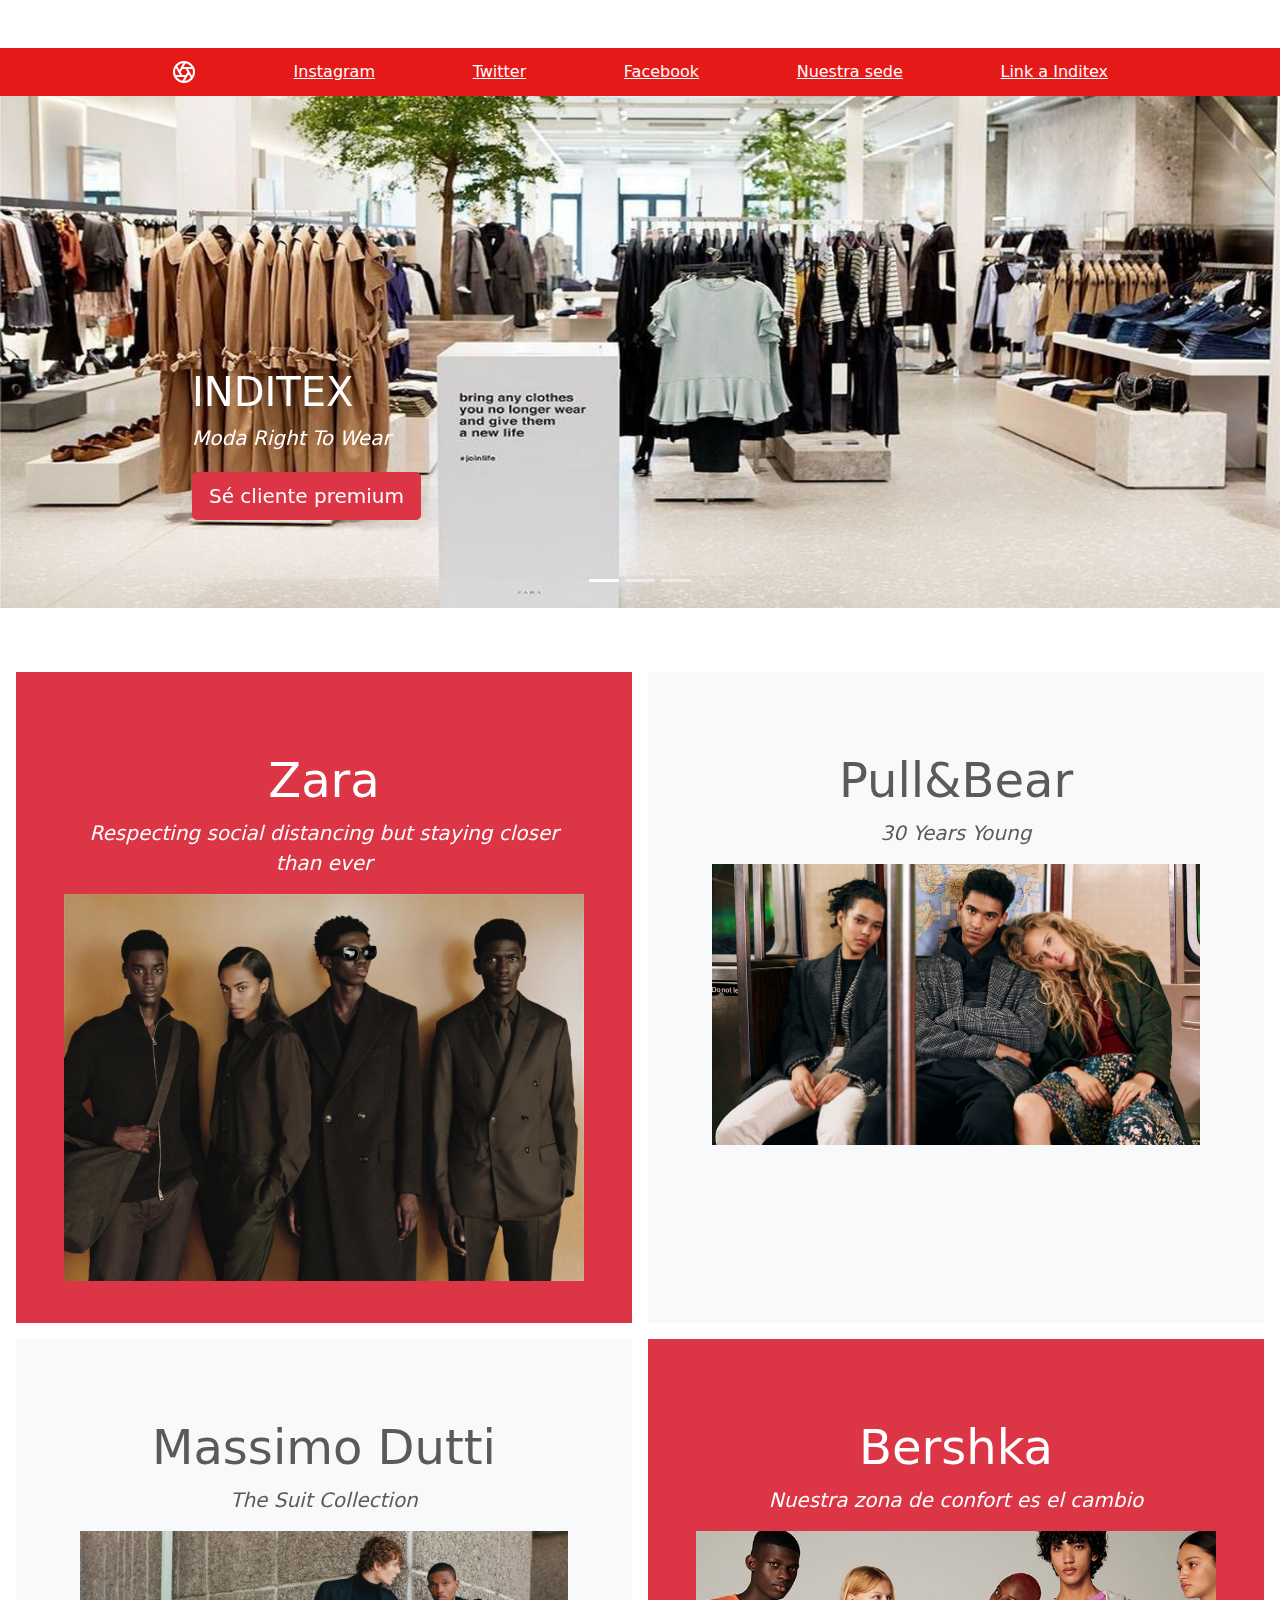
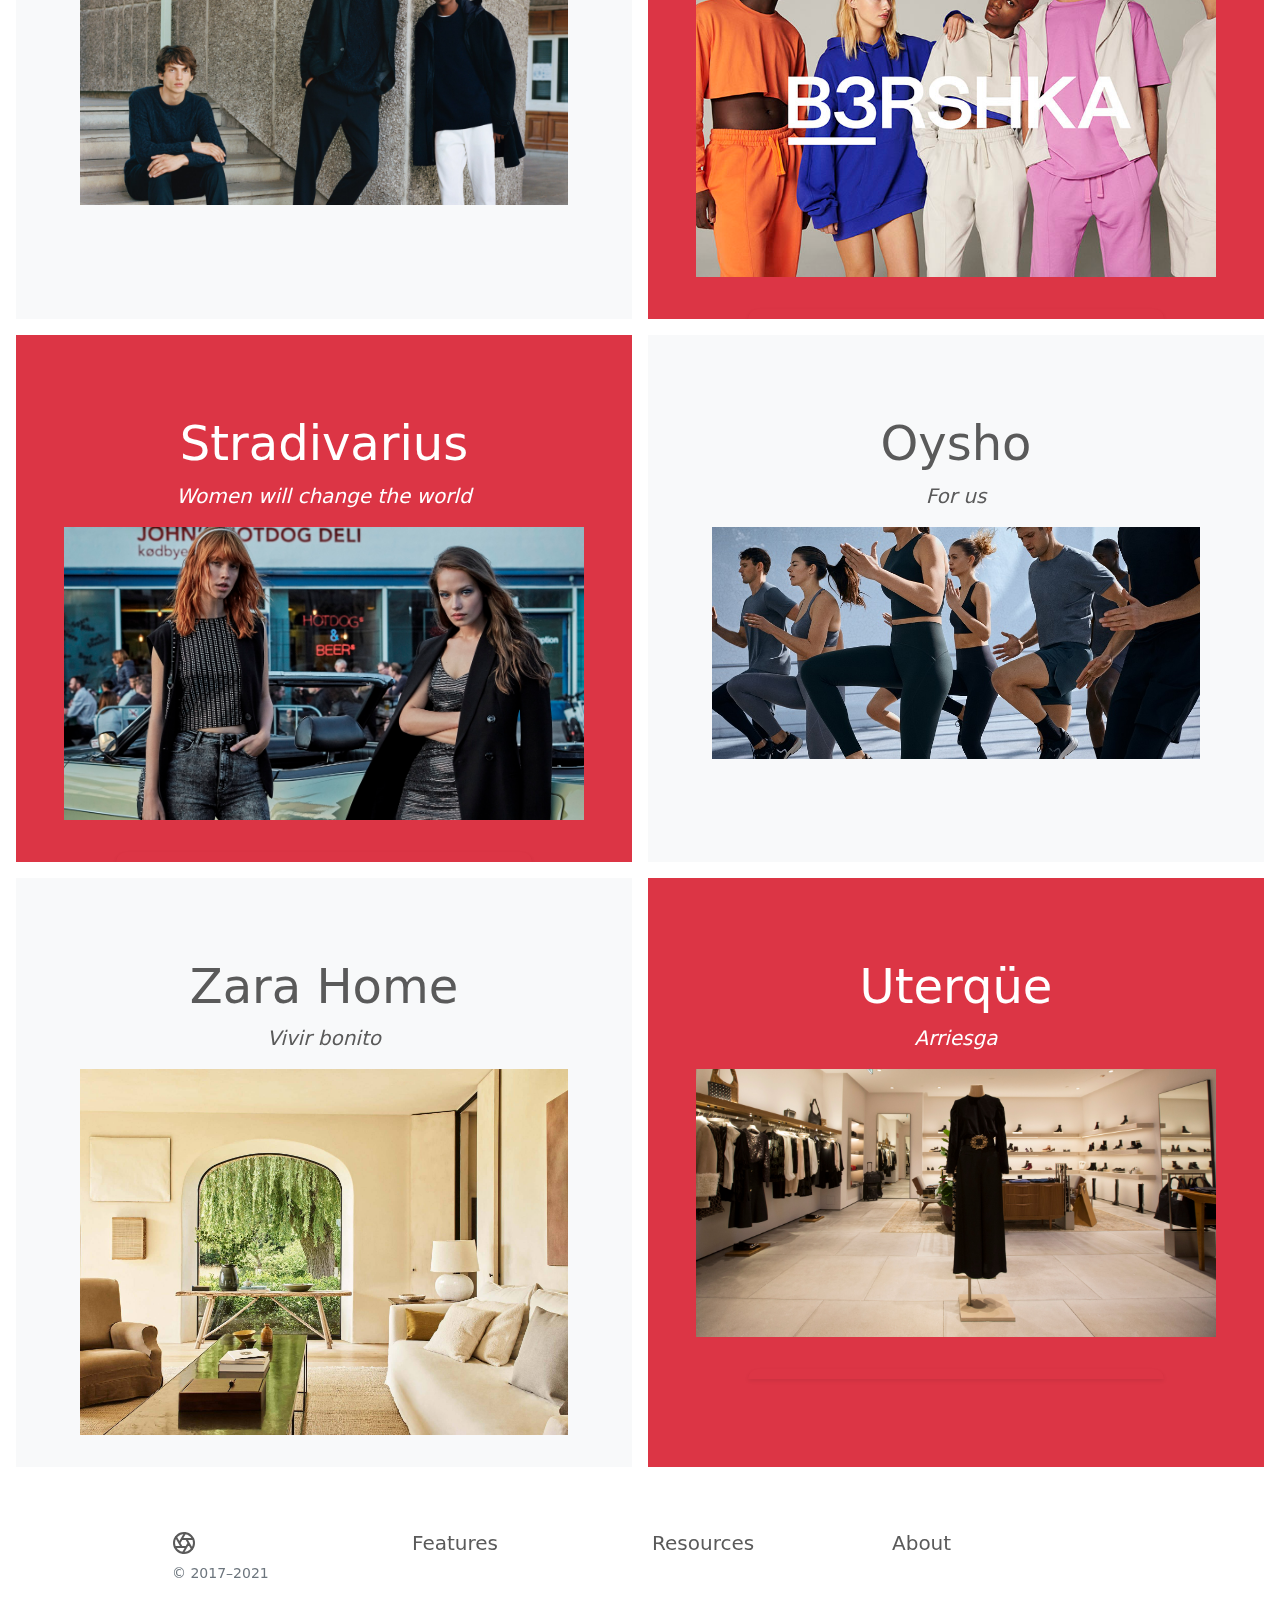
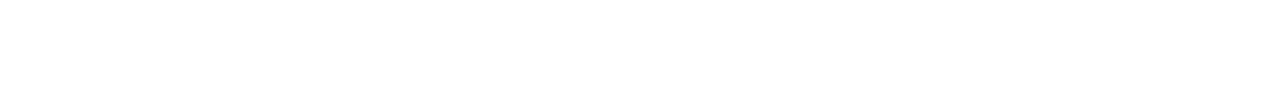
<file: practica5/src/main/resources/static/index.html>
<!doctype html>
<html lang="en">
  <head>
    <meta charset="utf-8">
    <meta name="viewport" content="width=device-width, initial-scale=1">
    <meta name="description" content="">
    <meta name="author" content="IgnacioNuñezGomez">
    <meta name="generator" content="Hugo 0.88.1">
    <title>Product example · Bootstrap v5.1</title>

    <link rel="canonical" href="https://getbootstrap.com/docs/5.1/examples/product/">

    

    <!-- Bootstrap core CSS e61919-->
    <link href="../static/css/bootstrap.min.css" rel="stylesheet">

    <style>
      
      .bd-placeholder-img {
        font-size: 1.125rem;
        text-anchor: middle;
        -webkit-user-select: none;
        -moz-user-select: none;
        user-select: none;
      }

      @media (min-width: 768px) {
        .bd-placeholder-img-lg {
          font-size: 3.5rem;
        }
      }
    </style>

    
    <!-- Custom styles for this template -->
    <link href="pagprincipal.css" rel="stylesheet">
  </head>
  <body>
    
<header class="site-header sticky-top py-1">
  <nav class="container d-flex flex-column flex-md-row justify-content-between">
    <a class="py-2" href="#" aria-label="Product">
      <svg xmlns="http://www.w3.org/2000/svg" width="24" height="24" fill="none" stroke="currentColor" stroke-linecap="round" stroke-linejoin="round" stroke-width="2" class="d-block mx-auto" role="img" viewBox="0 0 24 24"><title>Product</title><circle cx="12" cy="12" r="10"/><path d="M14.31 8l5.74 9.94M9.69 8h11.48M7.38 12l5.74-9.94M9.69 16L3.95 6.06M14.31 16H2.83m13.79-4l-5.74 9.94"/></svg>
    </a>
    <a class="py-2 d-none d-md-inline-block" href="https://www.instagram.com/inditex_/?hl=es">Instagram</a>
    <a class="py-2 d-none d-md-inline-block" href="https://twitter.com/inditexspain?lang=es">Twitter</a>
    <a class="py-2 d-none d-md-inline-block" href="https://es-es.facebook.com/inditexgroup/">Facebook</a>
    <a class="py-2 d-none d-md-inline-block" href="https://www.google.com/maps/dir//Pol.+Ind.+de+Sab%C3%B3n,+La+Coru%C3%B1a/@43.314521,-8.5022555,17z/data=!4m9!4m8!1m0!1m5!1m1!1s0xd2e881314474ea9:0xb94d4555f622ee6!2m2!1d-8.5000668!2d43.314521!3e0">Nuestra sede</a>
    <a class="py-2 d-none d-md-inline-block" href="https://www.inditex.com/es/home">Link a Inditex</a>
  </nav>
</header>

<main>
    <div id="myCarousel" class="carousel slide" data-bs-ride="carousel">
        <div class="carousel-indicators">
          <button type="button" data-bs-target="#myCarousel" data-bs-slide-to="0" class="active" aria-current="true" aria-label="Slide 1"></button>
          <button type="button" data-bs-target="#myCarousel" data-bs-slide-to="1" aria-label="Slide 2"></button>
          <button type="button" data-bs-target="#myCarousel" data-bs-slide-to="2" aria-label="Slide 3"></button>
        </div>
        <div class="carousel-inner">
          <div class="carousel-item active">
            <svg class="bd-placeholder-img" width="100%" height="100%" xmlns="http://www.w3.org/2000/svg" aria-hidden="true" preserveAspectRatio="xMidYMid slice" focusable="false"><rect width="100%" height="100%" fill="#777"/></svg>
            <img src="../static/externos/tienda_rec.jpg" class="d-block w-100" alt="...">

            <div class="container">
              <div class="carousel-caption text-start">
                <h1>INDITEX</h1>
                <p><em>Moda Right To Wear</em></p>
                <p><a class="btn btn-lg btn-danger" href="./promos.html">Sé cliente premium</a></p>
              </div>
            </div>
          </div>
          <div class="carousel-item">
            <img src="../static/externos/amancio_forbes_rec.jpg" class="d-block w-100" alt="...">

            <svg class="bd-placeholder-img" width="100%" height="100%" xmlns="http://www.w3.org/2000/svg" aria-hidden="true" preserveAspectRatio="xMidYMid slice" focusable="false"><rect width="100%" height="100%" fill="#777"/></svg>

            <div class="container">
              <div class="carousel-caption">
                <p><a class="btn btn-lg btn-danger" href="./historia.html">Nuestra historia</a></p>
              </div>
            </div>
          </div>
          <div class="carousel-item">
            <svg class="bd-placeholder-img" width="100%" height="100%" xmlns="http://www.w3.org/2000/svg" aria-hidden="true" preserveAspectRatio="xMidYMid slice" focusable="false"><rect width="100%" height="100%" fill="#777"/></svg>
            <img src="../static/externos/moda.jpg" class="d-block w-50" alt="...">

            <div class="container">
              <div class="carousel-caption text-end">
                <p>Inditex, un estilo en sí mismo</p>
                <p><a class="btn btn-lg btn-danger" href="./diseño.html">Nuestro estilo</a></p>
              </div>
            </div>
          </div>
        </div>
        <button class="carousel-control-prev" type="button" data-bs-target="#myCarousel" data-bs-slide="prev">
          <span class="carousel-control-prev-icon" aria-hidden="true"></span>
          <span class="visually-hidden">Previous</span>
        </button>
        <button class="carousel-control-next" type="button" data-bs-target="#myCarousel" data-bs-slide="next">
          <span class="carousel-control-next-icon" aria-hidden="true"></span>
          <span class="visually-hidden">Next</span>
        </button>
      </div>
<!--MARCAS-->

  <div class="d-md-flex flex-md-equal w-100 my-md-3 ps-md-3">
    <div class="bg-danger me-md-3 pt-3 px-3 pt-md-5 px-md-5 text-center text-white overflow-hidden">
      <div class="my-3 py-3">
        <h2 class="display-5">Zara</h2>
        <p class="lead"><em>Respecting social distancing but staying closer than ever</em></p>
        <img src="../static/externos/zara.jpg" class="d-block w-100" alt="...">

      </div>
      <div class="bg-danger shadow-sm mx-auto" style="width: 80%; height: 10px; border-radius: 21px 21px 0 0;"></div>
    </div>

    <div class="bg-light me-md-3 pt-3 px-3 pt-md-5 px-md-5 text-center overflow-hidden">
      <div class="my-3 p-3">
        <h2 class="display-5">Pull&Bear</h2>
        <p class="lead"><em>30 Years Young</em></p>
        <img src="../static/externos/pullbear.jpg" class="d-block w-100" alt="...">

      </div>
      <!--<div class="bg-light shadow-sm mx-auto" style="width: 80%; height: 300px; border-radius: 21px 21px 0 0;"></div>-->
    </div>
  </div>

  <div class="d-md-flex flex-md-equal w-100 my-md-3 ps-md-3">
    <div class="bg-light me-md-3 pt-3 px-3 pt-md-5 px-md-5 text-center overflow-hidden">
      <div class="my-3 p-3">
        <h2 class="display-5">Massimo Dutti</h2>
        <p class="lead"><em>The Suit Collection</em></p>
        <img src="../static/externos/massimo.jpg" class="d-block w-100" alt="...">

      </div>
      <!--<div class="bg-dark shadow-sm mx-auto" style="width: 80%; height: 300px; border-radius: 21px 21px 0 0;"></div>-->
    
    </div>
    <div class="bg-danger me-md-3 pt-3 px-3 pt-md-5 px-md-5 text-center text-white overflow-hidden">
      <div class="my-3 py-3">
        <h2 class="display-5">Bershka</h2>
        <p class="lead"><em>Nuestra zona de confort es el cambio</em></p>
        <img src="../static/externos/bershka.jpg" class="d-block w-100" alt="...">

      </div>
      <div class="bg-danger shadow-sm mx-auto" style="width: 80%; height: 10px; border-radius: 21px 21px 0 0;"></div>
    </div>
  </div>

  <div class="d-md-flex flex-md-equal w-100 my-md-3 ps-md-3">
    <div class="bg-danger me-md-3 pt-3 px-3 pt-md-5 px-md-5 text-center text-white overflow-hidden">
      <div class="my-3 py-3">
        <h2 class="display-5">Stradivarius</h2>
        <p class="lead"><em>Women will change the world</em></p>
        <img src="../static/externos/stradivarius.jpg" class="d-block w-100" alt="...">

      </div>
      <div class="bg-danger shadow-sm mx-auto" style="width: 80%; height: 10px; border-radius: 21px 21px 0 0;"></div>
    </div>
    
    <div class="bg-light me-md-3 pt-3 px-3 pt-md-5 px-md-5 text-center overflow-hidden">
      <div class="my-3 p-3">
        <h2 class="display-5">Oysho</h2>
        <p class="lead"><em>For us</em></p>
        <img src="../static/externos/oysho.jpg" class="d-block w-100" alt="...">

      </div>
      <!--<div class="bg-light shadow-sm mx-auto" style="width: 80%; height: 300px; border-radius: 21px 21px 0 0;"></div>-->
    </div>
  </div>

  <div class="d-md-flex flex-md-equal w-100 my-md-3 ps-md-3">
    <div class="bg-light me-md-3 pt-3 px-3 pt-md-5 px-md-5 text-center overflow-hidden">
      <div class="my-3 p-3">
        <h2 class="display-5">Zara Home</h2>
        <p class="lead"><em>Vivir bonito</em></p>
        <img src="../static/externos/zarahome.jpg" class="d-block w-100" alt="...">

      </div>
      <!--<div class="bg-dark shadow-sm mx-auto" style="width: 80%; height: 300px; border-radius: 21px 21px 0 0;"></div>-->
    
    </div>
    <div class="bg-danger me-md-3 pt-3 px-3 pt-md-5 px-md-5 text-center text-white overflow-hidden">
      <div class="my-3 py-3">
        <h2 class="display-5">Uterqüe</h2>
        <p class="lead"><em>Arriesga</em></p>
        <img src="../static/externos/uterque.jpg" class="d-block w-100" alt="...">

      </div>
      <div class="bg-danger shadow-sm mx-auto" style="width: 80%; height: 10px; border-radius: 21px 21px 0 0;"></div>
    </div>
  </div>

  <!--FIN DE COSAS IMPORTANTES-->

</main>

<footer class="container py-5">
  <div class="row">
    <div class="col-12 col-md">
      <svg xmlns="http://www.w3.org/2000/svg" width="24" height="24" fill="none" stroke="currentColor" stroke-linecap="round" stroke-linejoin="round" stroke-width="2" class="d-block mb-2" role="img" viewBox="0 0 24 24"><title>Product</title><circle cx="12" cy="12" r="10"/><path d="M14.31 8l5.74 9.94M9.69 8h11.48M7.38 12l5.74-9.94M9.69 16L3.95 6.06M14.31 16H2.83m13.79-4l-5.74 9.94"/></svg>
      <small class="d-block mb-3 text-muted">&copy; 2017–2021</small>
    </div>
    <div class="col-6 col-md">
      <h5>Features</h5>
    </div>
    <div class="col-6 col-md">
      <h5>Resources</h5>
      
    </div>

    <div class="col-6 col-md">
      <h5>About</h5>
      
    </div>
  </div>
</footer>


    <script src="../static/js/bootstrap.bundle.min.js"></script>
    <script>

    </script>
      
  </body>
</html>
</file>
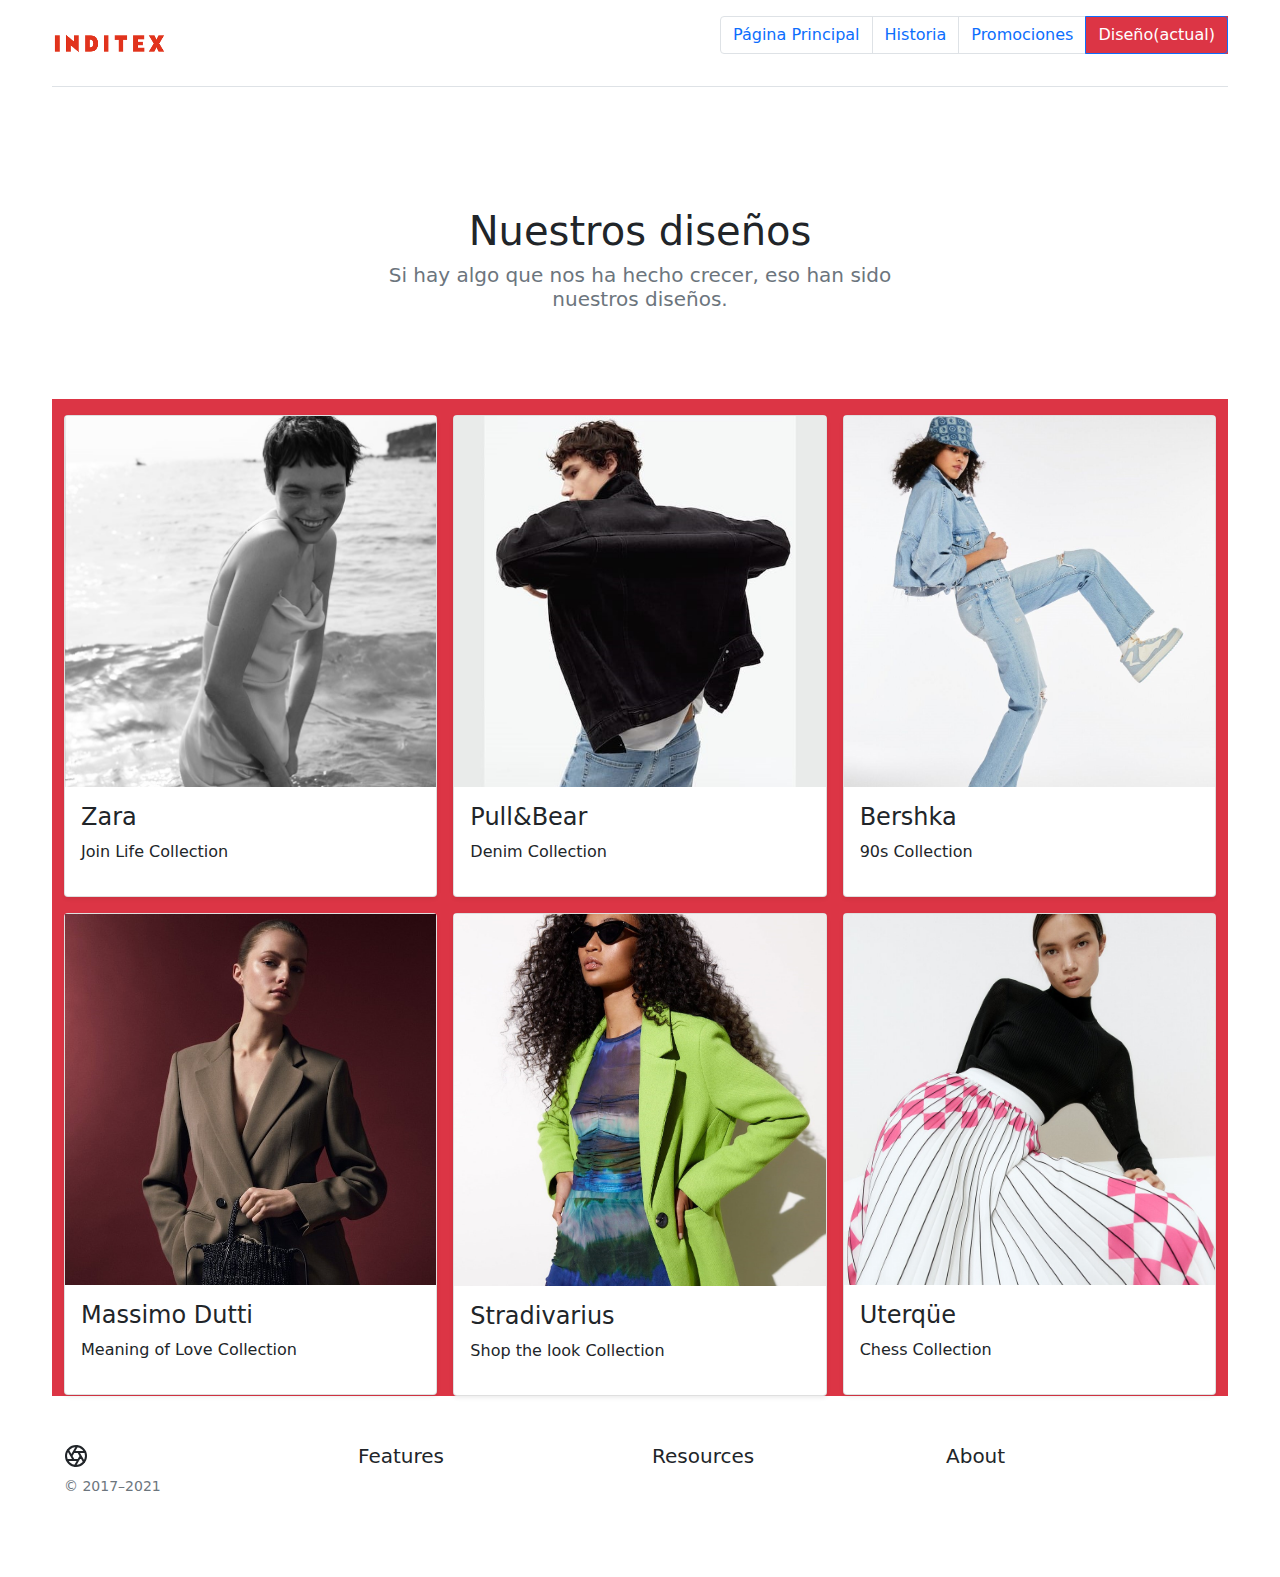
<file: practica5/src/main/resources/static/diseño.html>
<!doctype html>
<html lang="en">
  <head>
    <meta charset="utf-8">
    <meta name="viewport" content="width=device-width, initial-scale=1">
    <meta name="description" content="">
    <meta name="author" content="IgnacioNuñezGomez">
    <meta name="generator" content="Hugo 0.88.1">
    <title>Pricing example · Bootstrap v5.1</title>

    <link rel="canonical" href="https://getbootstrap.com/docs/5.1/examples/pricing/">

    

    <!-- Bootstrap core CSS -->
<link href="../static/css/bootstrap.min.css" rel="stylesheet">

    <style>
      .bd-placeholder-img {
        font-size: 1.125rem;
        text-anchor: middle;
        -webkit-user-select: none;
        -moz-user-select: none;
        user-select: none;
      }

      @media (min-width: 768px) {
        .bd-placeholder-img-lg {
          font-size: 3.5rem;
        }
      }
      
    </style>

    
    <!-- Custom styles for this template -->
    <link href="promos.css" rel="stylesheet">
  </head>
  <body>
    
<svg xmlns="http://www.w3.org/2000/svg" style="display: none;">
  <symbol id="check" viewBox="0 0 16 16">
    <title>Check</title>
    <path d="M13.854 3.646a.5.5 0 0 1 0 .708l-7 7a.5.5 0 0 1-.708 0l-3.5-3.5a.5.5 0 1 1 .708-.708L6.5 10.293l6.646-6.647a.5.5 0 0 1 .708 0z"/>
  </symbol>
</svg>

<div class="container py-3">
  <header>
    <div class="d-flex flex-column flex-md-row align-items-center pb-3 mb-4 border-bottom">
      <a href="../static/externos/inditex_logo.png" class="d-flex align-items-center text-dark text-decoration-none">
        <img src="../static/externos/inditex_logo.png" style="width:115px;height:25px">
      </a>

      <nav class="d-inline-flex mt-2 mt-md-0 ms-md-auto">
        <ul class="pagination">
            <li class="page-item">
              <a class="page-link " href="./index.html" tabindex="-1">Página Principal</a>
            </li>
           
            <li class="page-item"><a class="page-link" href="./historia.html">Historia</a></li>
            <li class="page-item"><a class="page-link" href="./promos.html">Promociones</a></li>

          <li class="page-item active bg-danger">
            <a class="page-link bg-danger" href="./diseño.html">Diseño<span class="sr-only">(actual)</span></a>
        </li>
          </ul>
        </nav>
    </div>
  </header>

    <main>
    
      <section class="py-5 text-center container">
        <div class="row py-lg-5">
          <div class="col-lg-6 col-md-8 mx-auto">
            <h1 class="fw-light">Nuestros diseños</h1>
            <h5 class="lead text-muted">Si hay algo que nos ha hecho crecer, eso han sido nuestros diseños.</h5>
            
          </div>
        </div>
      </section>
    
      <div class="album py-10 bg-danger">

        <div class="container">
    
          <div class="row row-cols-1 row-cols-sm-2 row-cols-md-3 g-3">
            <div class="col">
              <div class="card shadow-sm">
                <img src="../static/externos/joinlife.jpg" class="d-block w-100" alt="...">

                <div class="card-body">
                  <h4 class="card-text">Zara</h4>
                  <p>Join Life Collection</p>
                </div>
              </div>
            </div>

            <div class="col">
                <div class="card shadow-sm">
                  <img src="../static/externos/denim.jpg" class="d-block w-100" alt="...">
  
                  <div class="card-body">
                    <h4 class="card-text">Pull&Bear</h4>
                    <p>Denim Collection</p>
                  </div>
                </div>
              </div>
              <div class="col">
                <div class="card shadow-sm">
                  <img src="../static/externos/90s.jpg" class="d-block w-100" alt="...">
  
                  <div class="card-body">
                    <h4 class="card-text">Bershka</h4>
                    <p>90s Collection</p>
                  </div>
                </div>
              </div>

              <div class="col">
                <div class="card shadow-sm">
                  <img src="../static/externos/love.jpg" class="d-block w-100" alt="...">
  
                  <div class="card-body">
                    <h4 class="card-text">Massimo Dutti</h4>
                    <p>Meaning of Love Collection</p>
                  </div>
                </div>
              </div>

              <div class="col">
                <div class="card shadow-sm">
                  <img src="../static/externos/shoplook.jpg" class="d-block w-100" alt="...">
  
                  <div class="card-body">
                    <h4 class="card-text">Stradivarius</h4>
                    <p>Shop the look Collection</p>
                  </div>
                </div>
              </div>

              <div class="col">
                <div class="card shadow-sm">
                  <img src="../static/externos/chess.jpg" class="d-block w-100" alt="...">
  
                  <div class="card-body">
                    <h4 class="card-text">Uterqüe</h4>
                    <p>Chess Collection</p>
                  </div>
                </div>
              </div>
            
          </div>
        </div>
      </div>
    
</main>
<footer class="container py-5">
    <div class="row">
      <div class="col-12 col-md">
        <svg xmlns="http://www.w3.org/2000/svg" width="24" height="24" fill="none" stroke="currentColor" stroke-linecap="round" stroke-linejoin="round" stroke-width="2" class="d-block mb-2" role="img" viewBox="0 0 24 24"><title>Product</title><circle cx="12" cy="12" r="10"/><path d="M14.31 8l5.74 9.94M9.69 8h11.48M7.38 12l5.74-9.94M9.69 16L3.95 6.06M14.31 16H2.83m13.79-4l-5.74 9.94"/></svg>
        <small class="d-block mb-3 text-muted">&copy; 2017–2021</small>
      </div>
      <div class="col-6 col-md">
        <h5>Features</h5>
      </div>
      <div class="col-6 col-md">
        <h5>Resources</h5>
        
      </div>
  
      <div class="col-6 col-md">
        <h5>About</h5>
        
      </div>
    </div>
  </footer>
  
  
</body>
</html>
</file>
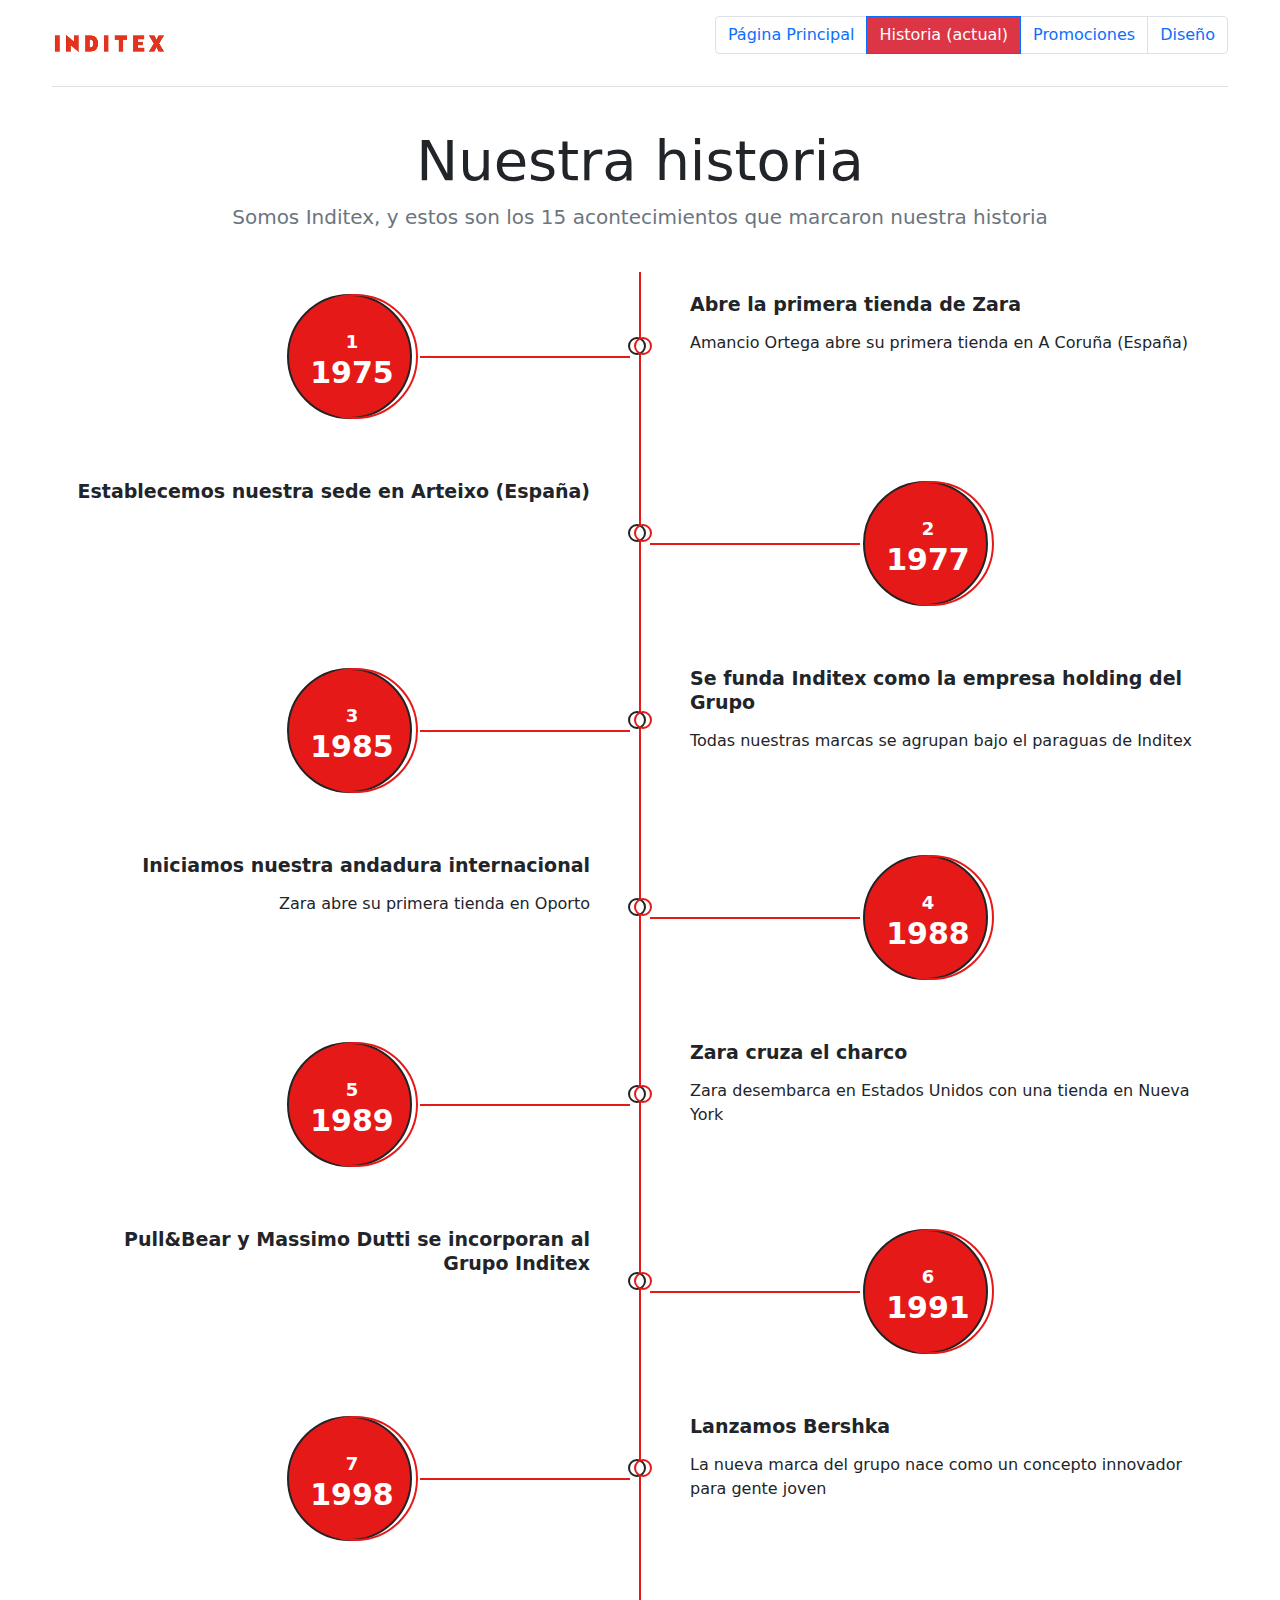
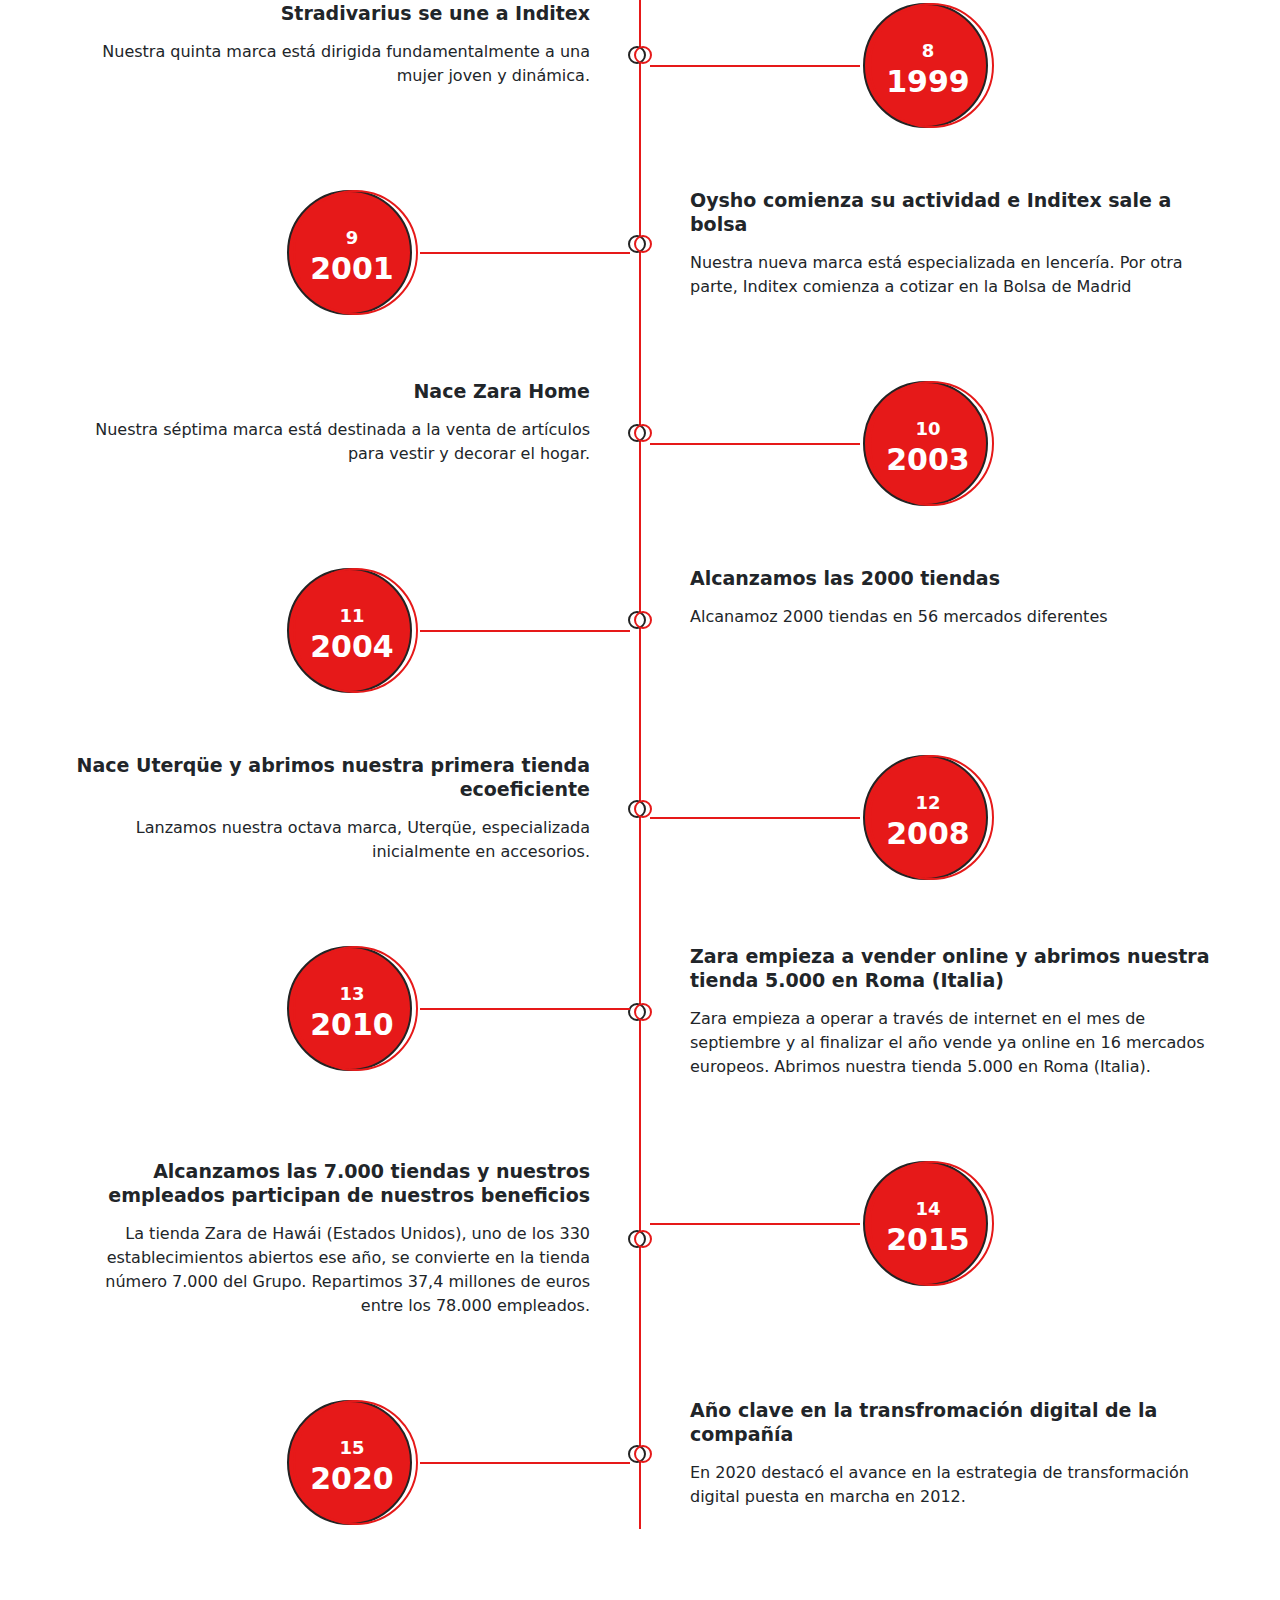
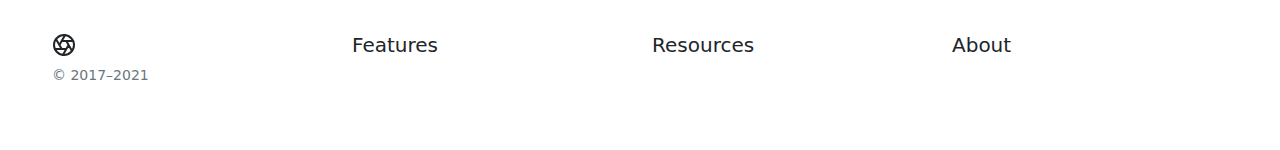
<file: practica5/src/main/resources/static/historia.html>
<!doctype html>
<html lang="en">
  <head>
    <meta charset="utf-8">
    <meta name="viewport" content="width=device-width, initial-scale=1">
    <meta name="description" content="">
    <meta name="author" content="IgnacioNuñezGomez">
    <meta name="generator" content="Hugo 0.88.1">
    <title>historia</title>

    <link rel="canonical" href="https://getbootstrap.com/docs/5.1/examples/product/">

    

    <!-- Bootstrap core CSS e61919-->
    <link href="../static/css/bootstrap.min.css" rel="stylesheet">

<style>
    .bd-placeholder-img {
      font-size: 1.125rem;
      text-anchor: middle;
      -webkit-user-select: none;
      -moz-user-select: none;
      user-select: none;
    }

    @media (min-width: 768px) {
      .bd-placeholder-img-lg {
        font-size: 3.5rem;
      }
    }
    
  </style>

  
  <!-- Custom styles for this template -->
  <link href="historia.css" rel="stylesheet">
  </head>
  <body>
    <div class="container py-3">

    <header>
        <div class="d-flex flex-column flex-md-row align-items-center pb-3 mb-4 border-bottom">
          <a href="../static/externos/inditex_logo.png" class="d-flex align-items-center text-dark text-decoration-none">
            <img src="../static/externos/inditex_logo.png" style="width:115px;height:25px">
          </a>
    
          <nav class="d-inline-flex mt-2 mt-md-0 ms-md-auto">
            <ul class="pagination">
                <li class="page-item">
                  <a class="page-link " href="./index.html" tabindex="-1">Página Principal</a>
                </li>
               
                <li class="page-item active bg-danger">
                    <a class="page-link bg-danger" href="./historia.html">Historia <span class="sr-only">(actual)</span></a>
                </li>
                <li class="page-item"><a class="page-link" href="./promos.html">Promociones</a></li>

                <li class="page-item"><a class="page-link" href="./diseño.html">Diseño</a></li>
              </ul>
            </nav>
        </div>
    
        <div class="pricing-header p-3 pb-md-4 mx-auto text-center">
          <h1 class="display-4 fw-normal">Nuestra historia</h1>
          <p class="fs-5 text-muted">Somos Inditex, y estos son los 15 acontecimientos que marcaron nuestra historia</p>
        </div>
      </header>
      <main>
    <div class="container">
        <div class="main-timeline">
        
                                <!-- start experience section-->
                                <div class="timeline">
                                    <div class="icon"></div>
                                    <div class="date-content">
                                        <div class="date-outer">
                                            <span class="date">
                                                    <span class="month">1</span>
                                            <span class="year">1975</span>
                                            </span>
                                        </div>
                                    </div>
                                    <div class="timeline-content">
                                        <h5 class="title">Abre la primera tienda de Zara</h5>
                                        <p class="description">
                                            Amancio Ortega abre su primera tienda en A Coruña (España)
                                        </p>
                                    </div>
                                </div>
                                <!-- end experience section-->
        
                                <!-- start experience section-->
                                <div class="timeline">
                                    <div class="icon"></div>
                                    <div class="date-content">
                                        <div class="date-outer">
                                            <span class="date">
                                                    <span class="month">2</span>
                                            <span class="year">1977</span>
                                            </span>
                                        </div>
                                    </div>
                                    <div class="timeline-content">
                                        <h5 class="title">Establecemos nuestra sede en Arteixo (España)</h5>
                                        <p class="description">
                                        </p>
                                    </div>
                                </div>
                                <!-- end experience section-->
        
                                <!-- start experience section-->
                                <div class="timeline">
                                    <div class="icon"></div>
                                    <div class="date-content">
                                        <div class="date-outer">
                                            <span class="date">
                                                    <span class="month">3</span>
                                            <span class="year">1985</span>
                                            </span>
                                        </div>
                                    </div>
                                    <div class="timeline-content">
                                        <h5 class="title">Se funda Inditex como la empresa holding del Grupo</h5>
                                        <p class="description">
                                            Todas nuestras marcas se agrupan bajo el paraguas de Inditex
                                        </p>
                                    </div>
                                </div>
                                <!-- end experience section-->
        
                                <!-- start experience section-->
                                <div class="timeline">
                                    <div class="icon"></div>
                                    <div class="date-content">
                                        <div class="date-outer">
                                            <span class="date">
                                                    <span class="month">4</span>
                                            <span class="year">1988</span>
                                            </span>
                                        </div>
                                    </div>
                                    <div class="timeline-content">
                                        <h5 class="title">Iniciamos nuestra andadura internacional</h5>
                                        <p class="description">
                                            Zara abre su primera tienda en Oporto
                                        </p>
                                    </div>
                                </div>
                                <div class="timeline">
                                    <div class="icon"></div>
                                    <div class="date-content">
                                        <div class="date-outer">
                                            <span class="date">
                                                    <span class="month">5</span>
                                            <span class="year">1989</span>
                                            </span>
                                        </div>
                                    </div>
                                    <div class="timeline-content">
                                        <h5 class="title">Zara cruza el charco</h5>
                                        <p class="description">
                                            Zara desembarca en Estados Unidos con una tienda en Nueva York
                                        </p>
                                    </div>
                                </div>
                                <!-- end experience section-->
        
                                <!-- start experience section-->
                                <div class="timeline">
                                    <div class="icon"></div>
                                    <div class="date-content">
                                        <div class="date-outer">
                                            <span class="date">
                                                    <span class="month">6</span>
                                            <span class="year">1991</span>
                                            </span>
                                        </div>
                                    </div>
                                    <div class="timeline-content">
                                        <h5 class="title">Pull&Bear y Massimo Dutti se incorporan al Grupo Inditex</h5>
                                    </div>
                                </div>
                                <!-- end experience section-->
        
                                <!-- start experience section-->
                                <div class="timeline">
                                    <div class="icon"></div>
                                    <div class="date-content">
                                        <div class="date-outer">
                                            <span class="date">
                                                    <span class="month">7</span>
                                            <span class="year">1998</span>
                                            </span>
                                        </div>
                                    </div>
                                    <div class="timeline-content">
                                        <h5 class="title">Lanzamos Bershka</h5>
                                        <p class="description">
                                            La nueva marca del grupo nace como un concepto innovador para gente joven
                                        </p>
                                    </div>
                                </div>
                                <!-- end experience section-->
        
                                <!-- start experience section-->
                                <div class="timeline">
                                    <div class="icon"></div>
                                    <div class="date-content">
                                        <div class="date-outer">
                                            <span class="date">
                                                    <span class="month">8</span>
                                            <span class="year">1999</span>
                                            </span>
                                        </div>
                                    </div>
                                    <div class="timeline-content">
                                        <h5 class="title">Stradivarius se une a Inditex</h5>
                                        <p class="description">
                                            Nuestra quinta marca está dirigida fundamentalmente a una mujer joven y dinámica.
                                        </p>
                                    </div>
                                </div>
                                <div class="timeline">
                                    <div class="icon"></div>
                                    <div class="date-content">
                                        <div class="date-outer">
                                            <span class="date">
                                                    <span class="month">9</span>
                                            <span class="year">2001</span>
                                            </span>
                                        </div>
                                    </div>
                                    <div class="timeline-content">
                                        <h5 class="title">Oysho comienza su actividad e Inditex sale a bolsa</h5>
                                        <p class="description">
                                            Nuestra nueva marca está especializada en lencería. Por otra parte, Inditex comienza a cotizar en la Bolsa de Madrid
                                        </p>
                                    </div>
                                </div>
                                <!-- end experience section-->
        
                                <!-- start experience section-->
                                <div class="timeline">
                                    <div class="icon"></div>
                                    <div class="date-content">
                                        <div class="date-outer">
                                            <span class="date">
                                                    <span class="month">10</span>
                                            <span class="year">2003</span>
                                            </span>
                                        </div>
                                    </div>
                                    <div class="timeline-content">
                                        <h5 class="title">Nace Zara Home</h5>
                                        <p class="description">
                                            Nuestra séptima marca está destinada a la venta de artículos para vestir y decorar el hogar.
                                        </p>
                                    </div>
                                </div>

                                <div class="timeline">
                                    <div class="icon"></div>
                                    <div class="date-content">
                                        <div class="date-outer">
                                            <span class="date">
                                                    <span class="month">11</span>
                                            <span class="year">2004</span>
                                            </span>
                                        </div>
                                    </div>
                                    <div class="timeline-content">
                                        <h5 class="title">Alcanzamos las 2000 tiendas</h5>
                                        <p class="description">
                                            Alcanamoz 2000 tiendas en 56 mercados diferentes
                                        </p>
                                    </div>
                                </div>
                                <!-- end experience section-->
        
                                <!-- start experience section-->
                                <div class="timeline">
                                    <div class="icon"></div>
                                    <div class="date-content">
                                        <div class="date-outer">
                                            <span class="date">
                                                    <span class="month">12</span>
                                            <span class="year">2008</span>
                                            </span>
                                        </div>
                                    </div>
                                    <div class="timeline-content">
                                        <h5 class="title">Nace Uterqüe y abrimos nuestra primera tienda ecoeficiente</h5>
                                        <p class="description">
                                            Lanzamos nuestra octava marca, Uterqüe, especializada inicialmente en accesorios.</p>
                                    </div>
                                </div>
                                <div class="timeline">
                                    <div class="icon"></div>
                                    <div class="date-content">
                                        <div class="date-outer">
                                            <span class="date">
                                                    <span class="month">13</span>
                                            <span class="year">2010</span>
                                            </span>
                                        </div>
                                    </div>
                                    <div class="timeline-content">
                                        <h5 class="title">Zara empieza a vender online y abrimos nuestra tienda 5.000 en Roma (Italia)</h5>
                                        <p class="description">
                                            Zara empieza a operar a través de internet en el mes de septiembre y al finalizar el año vende ya online en 16 mercados europeos. Abrimos nuestra tienda 5.000 en Roma (Italia).
                                        </p>
                                    </div>
                                </div>
                                <!-- end experience section-->
        
                                <!-- start experience section-->
                                <div class="timeline">
                                    <div class="icon"></div>
                                    <div class="date-content">
                                        <div class="date-outer">
                                            <span class="date">
                                                    <span class="month">14</span>
                                            <span class="year">2015</span>
                                            </span>
                                        </div>
                                    </div>
                                    <div class="timeline-content">
                                        <h5 class="title">Alcanzamos las 7.000 tiendas y nuestros empleados participan de nuestros beneficios</h5>
                                        <p class="description">
                                            La tienda Zara de Hawái (Estados Unidos), uno de los 330 establecimientos abiertos ese año, se convierte en la tienda número 7.000 del Grupo. Repartimos 37,4 millones de euros entre los 78.000 empleados.
                                        </p>
                                    </div>
                                </div>

                                <div class="timeline">
                                    <div class="icon"></div>
                                    <div class="date-content">
                                        <div class="date-outer">
                                            <span class="date">
                                                    <span class="month">15</span>
                                            <span class="year">2020</span>
                                            </span>
                                        </div>
                                    </div>
                                    <div class="timeline-content">
                                        <h5 class="title">Año clave en la transfromación digital de la compañía</h5>
                                        <p class="description">
                                            En 2020 destacó el avance en la estrategia de transformación digital puesta en marcha en 2012.
                                        </p>
                                    </div>
                                </div>
                                <!-- end experience section-->
        
                            </div>
        </div>
    </div>
</main>

<footer class="container py-5">
  <div class="row">
    <div class="col-12 col-md">
      <svg xmlns="http://www.w3.org/2000/svg" width="24" height="24" fill="none" stroke="currentColor" stroke-linecap="round" stroke-linejoin="round" stroke-width="2" class="d-block mb-2" role="img" viewBox="0 0 24 24"><title>Product</title><circle cx="12" cy="12" r="10"/><path d="M14.31 8l5.74 9.94M9.69 8h11.48M7.38 12l5.74-9.94M9.69 16L3.95 6.06M14.31 16H2.83m13.79-4l-5.74 9.94"/></svg>
      <small class="d-block mb-3 text-muted">&copy; 2017–2021</small>
    </div>
    <div class="col-6 col-md">
      <h5>Features</h5>
    </div>
    <div class="col-6 col-md">
      <h5>Resources</h5>
      
    </div>

    <div class="col-6 col-md">
      <h5>About</h5>
      
    </div>
  </div>
</footer>



      
  </body>
</html>
</file>
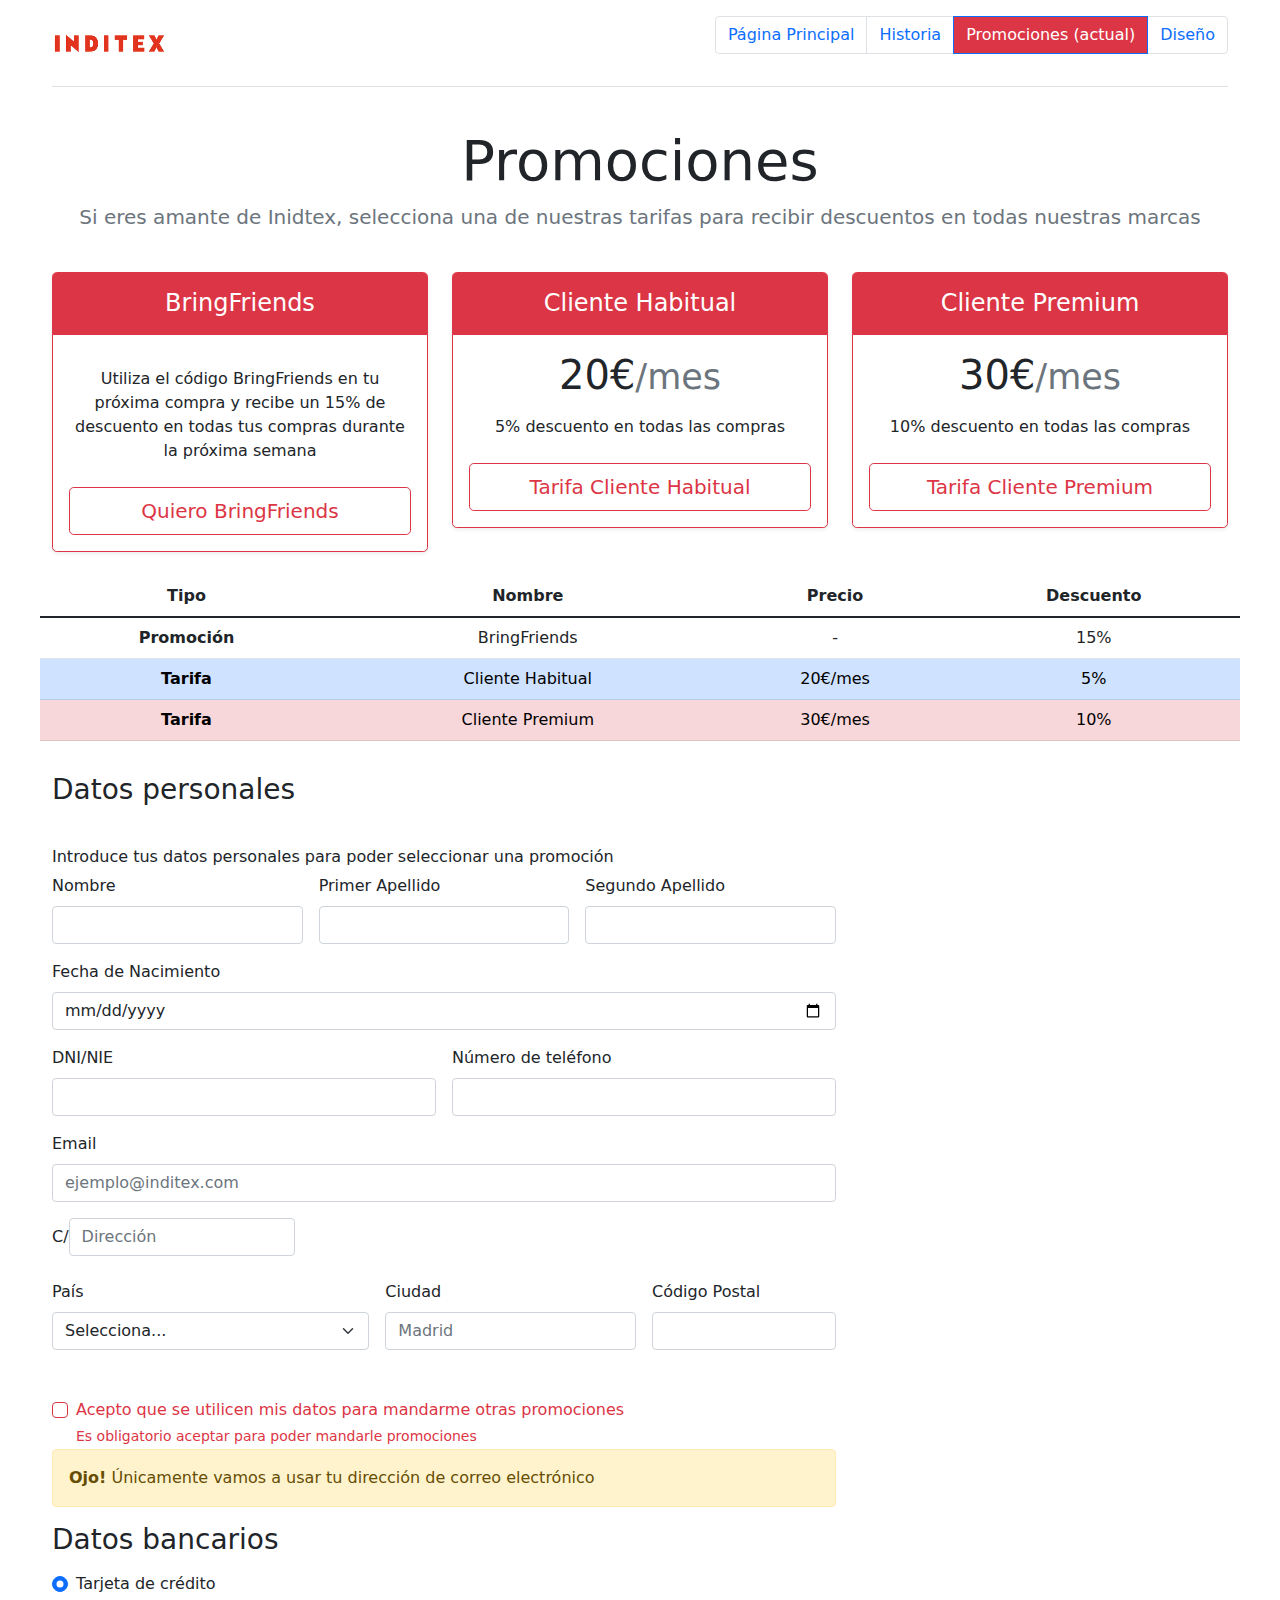
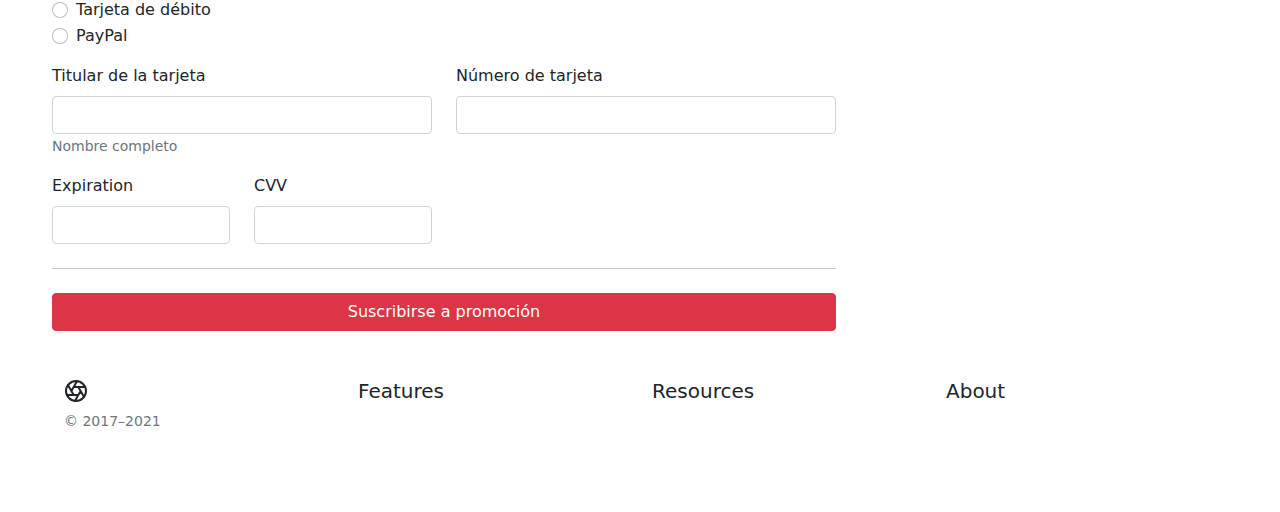
<file: practica5/src/main/resources/static/promos.html>
<!doctype html>
<html lang="en">
  <head>
    <meta charset="utf-8">
    <meta name="viewport" content="width=device-width, initial-scale=1">
    <meta name="description" content="">
    <meta name="author" content="IgnacioNuñezGomez">
    <meta name="generator" content="Hugo 0.88.1">
    <title>Pricing example · Bootstrap v5.1</title>

    <link rel="canonical" href="https://getbootstrap.com/docs/5.1/examples/pricing/">

    

    <!-- Bootstrap core CSS -->
    <link href="../static/css/bootstrap.min.css" rel="stylesheet">

    <style>
      .bd-placeholder-img {
        font-size: 1.125rem;
        text-anchor: middle;
        -webkit-user-select: none;
        -moz-user-select: none;
        user-select: none;
      }

      @media (min-width: 768px) {
        .bd-placeholder-img-lg {
          font-size: 3.5rem;
        }
      }
      
    </style>

    
    <!-- Custom styles for this template -->
    <link href="promos.css" rel="stylesheet">
  </head>
  <body>
    
<svg xmlns="http://www.w3.org/2000/svg" style="display: none;">
  <symbol id="check" viewBox="0 0 16 16">
    <title>Check</title>
    <path d="M13.854 3.646a.5.5 0 0 1 0 .708l-7 7a.5.5 0 0 1-.708 0l-3.5-3.5a.5.5 0 1 1 .708-.708L6.5 10.293l6.646-6.647a.5.5 0 0 1 .708 0z"/>
  </symbol>
</svg>

<div class="container py-3">
  <header>
    <div class="d-flex flex-column flex-md-row align-items-center pb-3 mb-4 border-bottom">
      <a href="../static/externos/inditex_logo.png" class="d-flex align-items-center text-dark text-decoration-none">
        <img src="../static/externos/inditex_logo.png" style="width:115px;height:25px">
      </a>

      <nav class="d-inline-flex mt-2 mt-md-0 ms-md-auto">
        <ul class="pagination">
            <li class="page-item">
              <a class="page-link " href="./index.html" tabindex="-1">Página Principal</a>
            </li>
           
            <li class="page-item"><a class="page-link" href="./historia.html">Historia</a></li>
      
            <li class="page-item active bg-danger">
              <a class="page-link bg-danger" href="./promos.html">Promociones <span class="sr-only">(actual)</span></a>
            
          </li>
            <li class="page-item"><a class="page-link" href="./diseño.html">Diseño</a></li>
          </ul>
        </nav>
    </div>

    <div class="pricing-header p-3 pb-md-4 mx-auto text-center">
      <h1 class="display-4 fw-normal">Promociones</h1>
      <p class="fs-5 text-muted">Si eres amante de Inidtex, selecciona una de nuestras tarifas para recibir descuentos en todas nuestras marcas</p>
    </div>
  </header>

  <main>

    <div class="row row-cols-1 row-cols-md-3 mb-3 text-center">

      <div class="col">
        <div class="card mb-4 rounded-3 shadow-sm border-danger">
        <div class="card-header py-3 text-white bg-danger border-danger">
    
        <h4 class="my-0 fw-normal">BringFriends</h4>
          </div>
          <div class="card-body">
            <ul class="list-unstyled mt-3 mb-4">
              <p>
                  Utiliza el código BringFriends en tu próxima compra y recibe un 15% de descuento en todas tus compras durante la próxima semana
              </p>
            </ul>
            <button type="button" class="w-100 btn btn-lg btn-outline-danger">Quiero BringFriends</button>
          </div>
        </div>
      </div>

    
      <div class="col">
        <div class="card mb-4 rounded-3 shadow-sm border-danger">
        <div class="card-header py-3 text-white bg-danger border-danger">
            <h4 class="my-0 fw-normal">Cliente Habitual</h4>
          </div>
          <div class="card-body">
            <h1 class="card-title pricing-card-title">20€<small class="text-muted fw-light">/mes</small></h1>

            <ul class="list-unstyled mt-3 mb-4">
              <p>5% descuento en todas las compras</p>
            </ul>
            <button type="button" class="w-100 btn btn-lg btn-outline-danger">Tarifa Cliente Habitual</button>
          </div>
        </div>
      </div>

      <div class="col">
        <div class="card mb-4 rounded-3 shadow-sm border-danger">
        <div class="card-header py-3 text-white bg-danger border-danger">
            <h4 class="my-0 fw-normal">Cliente Premium</h4>
          </div>
          <div class="card-body">
            <h1 class="card-title pricing-card-title">30€<small class="text-muted fw-light">/mes</small></h1>

            <ul class="list-unstyled mt-3 mb-4">
              <p>10% descuento en todas las compras</p>
            </ul>
            <button type="button" class="w-100 btn btn-lg btn-outline-danger">Tarifa Cliente Premium</button>
          </div>
        </div>
      </div>



  
      <!--FORM A CONTINUACION-->
      <table class="table table-hover">
        <thead>
        <tr>
          <th scope="col">Tipo</th>
          <th scope="col">Nombre</th>
          <th scope="col">Precio</th>
          <th scope="col">Descuento</th>

        </tr>
        </thead>
        <tbody>
        <tr>
          <th scope="row">Promoción</th>
          <td>BringFriends</td>
          <td>-</td>
          <td>15%</td>
        </tr>
        
        <tr class="table-primary">
          <th scope="row">Tarifa</th>
          <td>Cliente Habitual</td>
          <td>20€/mes</td>
          <td>5%</td>

        </tr>
        <tr class="table-danger">
          <th scope="row">Tarifa</th>
          <td>Cliente Premium</td>
          <td>30€/mes</td>
          <td>10%</td>

        </tr>
        </tbody>
      </table>

    </div>


    <!--En función de lo que se rellene va a aparecer una cosa u otra en html-->
    

    <div class="col-md-7 col-lg-8">
        <h3 class="mb-3">Datos personales</h3>
        <br><h6>Introduce tus datos personales para poder seleccionar una promoción</h6>
        <form class="needs-validation" novalidate id="">
          <div class="row g-3">
            <div class="col-sm-4">
              <label for="firstName" class="form-label">Nombre</label>
              <input type="text" class="form-control" id="firstName" placeholder="" value="" required>
              <div class="invalid-feedback">
                Campo obligatorio
              </div>
            </div>

            <div class="col-sm-4">
              <label for="lastName" class="form-label">Primer Apellido</label>
              <input type="text" class="form-control" id="lastName" placeholder="" value="" required>
              <div class="invalid-feedback">
                Campo obligatorio
              </div>
            </div>

            <div class="col-sm-4">
                <label for="lastName2" class="form-label">Segundo Apellido</label>
                <input type="text" class="form-control" id="lastName2" placeholder="" value="" required>
                <div id="lastName2Feedback"class="invalid-feedback">
                  Campo obligatorio
                </div>
              </div>
            
            <div class="col-12">
                <label for="birth" class="form-label">Fecha de Nacimiento</label>
                <input type="date" class="form-control" id="birth" placeholder="" value="" required>
                <div id="birthFeedback"class="invalid-feedback">
                  Campo obligatorio
                </div>
              </div>
    
            <div class="col-sm-6">
                <label for="id" class="form-label">DNI/NIE</label>
                <input type="text" class="form-control" id="id" placeholder="" value="" required>
                <div class="invalid-feedback">
                  Campo obligatorio
                </div>
            </div>

              <div class="col-sm-6">
                <label for="telf" class="form-label">Número de teléfono</label>
                <input type="text" class="form-control" id="telf" placeholder="" value="" required>
                <div class="invalid-feedback">
                  Campo obligatorio
                </div>
              </div>

            
            <div class="col-12">
              <label for="email" class="form-label">Email</label>
              <input type="email" class="form-control" id="email" placeholder="ejemplo@inditex.com">
              <div class="invalid-feedback">
                Email inválido
            </div>
            </div>

            <div class="col-12">
              <label for="address" class="form-label">C/<label>
              <input type="text" class="form-control" id="address" placeholder="Dirección">
              <div class="invalid-feedback">
                Campo obligatorio
            </div>
            </div>

            <div class="col-md-5">
              <label for="country" class="form-label">País</label>
              <select class="form-select" id="country" required>
                <option value="">Selecciona...</option>
                <option>EEUU</option>
                <option>España</option>
                <option>Francia</option>
                <option>Portugal</option>
                <option>Reino Unido</option>
                <option>México</option>
                <option>Brasil</option>
                <option>Argentina</option>
                <option>Italia</option>
                <option>Canadá</option>
                <option>China</option>
                <option>Corea del Sur</option>
                <option>Japón</option>
                <option>Alemania</option>
                <option>Bélgica</option>
                <option>Países Bajos</option>
                <option>Grecia</option>
                <option>Rusia</option>
                <option>Australia</option>
                <option>Nueva Zelanda</option>
                <option>Marruecos</option>
                <option>Arabia Saudí</option>
                <option>Tailandia</option>
                <option>India</option>
                <option>Andorra</option>
                <option>Austria</option>
                <option>Suiza</option>
                <option>Noruega</option>
              </select>
              <div class="invalid-feedback">
                Selecciona un país
            </div>
            </div>

            <div class="col-md-4">
              <label for="city" class="form-label">Ciudad</label>
              <input type="text" class="form-control" id="city" placeholder="Madrid">
              <div class="invalid-feedback">
                Introduce una ciudad
            </div>
            </div>

            <div class="col-md-3">
              <label for="zip" class="form-label">Código Postal</label>
              <input type="text" class="form-control" id="zip" placeholder="" required>
              <div class="invalid-feedback">
                Introduce un CP
            </div>
            </div>
          </div>
          <br><br>

          <div class="col-12">
            <div class="form-check">
              <input class="form-check-input is-invalid" type="checkbox" value="" id="invalidCheck3" aria-describedby="invalidCheck3Feedback" required>
              <label class="form-check-label" for="invalidCheck3">
                Acepto que se utilicen mis datos para mandarme otras promociones
            </label>
              <div id="invalidCheck3Feedback" class="invalid-feedback">
                Es obligatorio aceptar para poder mandarle promociones
            </div>
            </div>
          </div>


          <div class="col-12">
            <div class="alert alert-warning alert-dismissible fade show" role="alert">
                <strong>Ojo!</strong> Únicamente vamos a usar tu dirección de correo electrónico
                
              </div>
          </div>
          
        
          <h3 class="mb-3">Datos bancarios</h3>

          <div class="my-3" id="datosBancarios">
            <div class="form-check">
              <input id="credit" name="paymentMethod" type="radio" class="form-check-input" checked required>
              <label class="form-check-label" for="credit">Tarjeta de crédito</label>
            </div>
            <div class="form-check">
              <input id="debit" name="paymentMethod" type="radio" class="form-check-input" required>
              <label class="form-check-label" for="debit">Tarjeta de débito</label>
            </div>
            <div class="form-check">
              <input id="paypal" name="paymentMethod" type="radio" class="form-check-input" required>
              <label class="form-check-label" for="paypal">PayPal</label>
            </div>
          </div>

          <div class="row gy-3">
            <div class="col-md-6">
              <label for="cc-name" class="form-label">Titular de la tarjeta</label>
              <input type="text" class="form-control" id="cc-name" placeholder="" required>
              <small class="text-muted">Nombre completo</small>
              <div class="invalid-feedback">
                Campo obligatorio
              </div>
            </div>

            <div class="col-md-6">
              <label for="cc-number" class="form-label">Número de tarjeta</label>
              <input type="text" class="form-control" id="cc-number" placeholder="" required>
              <div class="invalid-feedback">
                Campo obligatorio
            </div>
            </div>

            <div class="col-md-3">
              <label for="cc-expiration" class="form-label">Expiration</label>
              <input type="text" class="form-control" id="cc-expiration" placeholder="" required>
              <div class="invalid-feedback">
                Expiration date required
              </div>
            </div>

            <div class="col-md-3">
              <label for="cc-cvv" class="form-label">CVV</label>
              <input type="text" class="form-control" id="cc-cvv" placeholder="" required>
              <div class="invalid-feedback">
                Campo obligatorio
            </div>
            </div>
          </div>
        </form>

          <hr class="my-4">

          <button class="w-100 btn btn-danger btn-danger" type="submit" id="submit">Suscribirse a promoción</button>
        </form>
      </div>
  </main>


  <footer class="container py-5">
    <div class="row">
      <div class="col-12 col-md">
        <svg xmlns="http://www.w3.org/2000/svg" width="24" height="24" fill="none" stroke="currentColor" stroke-linecap="round" stroke-linejoin="round" stroke-width="2" class="d-block mb-2" role="img" viewBox="0 0 24 24"><title>Product</title><circle cx="12" cy="12" r="10"/><path d="M14.31 8l5.74 9.94M9.69 8h11.48M7.38 12l5.74-9.94M9.69 16L3.95 6.06M14.31 16H2.83m13.79-4l-5.74 9.94"/></svg>
        <small class="d-block mb-3 text-muted">&copy; 2017–2021</small>
      </div>
      <div class="col-6 col-md">
        <h5>Features</h5>
      </div>
      <div class="col-6 col-md">
        <h5>Resources</h5>
        
      </div>
  
      <div class="col-6 col-md">
        <h5>About</h5>
        
      </div>
    </div>
  </footer>
  
  
  <script src="jquery.js"></script>
  <script src="index.js" ></script>

    </body>
  </html>
</file>
<file: practica5/src/main/resources/static/pagprincipal.css>
.container {
    max-width: 960px;
  }
  
  /*
   * Custom translucent site header
   */
  
   
  .site-header {
    background-color: #e61919;
    -webkit-backdrop-filter: saturate(180%) blur(20px);
    backdrop-filter: saturate(180%) blur(20px);
  }
  .site-header a {
    color: white;
    transition: color .15s ease-in-out;
  }
  .site-header a:hover {
    color: #fff;
    text-decoration: none;
  }
  
  /*
   * Dummy devices (replace them with your own or something else entirely!)
   */
  
  .product-device {
    position: absolute;
    right: 10%;
    bottom: -30%;
    width: 300px;
    height: 540px;
    background-color: #e61919;
    border-radius: 21px;
    transform: rotate(30deg);
  }
  
  .product-device::before {
    position: absolute;
    top: 10%;
    right: 10px;
    bottom: 10%;
    left: 10px;
    content: "";
    background-color: #e61919;
    border-radius: 5px;
  }
  
  .product-device-2 {
    top: -25%;
    right: auto;
    bottom: 0;
    left: 5%;
    background-color: #e5e5e5;
  }
  
  
  /*
   * Extra utilities
   */
  
  .flex-equal > * {
    flex: 1;
  }
  @media (min-width: 768px) {
    .flex-md-equal > * {
      flex: 1;
    }
  }

/*carousel*/
body {
    padding-top: 3rem;
    padding-bottom: 3rem;
    color: #5a5a5a;
  }
  
  
  /* CUSTOMIZE THE CAROUSEL
  -------------------------------------------------- */
  
  /* Carousel base class */
  .carousel {
    margin-bottom: 4rem;
  }
  /* Since positioning the image, we need to help out the caption */
  .carousel-caption {
    bottom: 3rem;
    z-index: 10;
  }
  
  /* Declare heights because of positioning of img element */
  .carousel-item {
    height: 32rem;
  }
  .carousel-item > img {
    position: absolute;
    top: 0;
    left: 0;
    min-width: 100%;
    height: 32rem;
  }
  
  
  /* MARKETING CONTENT
  -------------------------------------------------- */
  
  /* Center align the text within the three columns below the carousel */
  .marketing .col-lg-4 {
    margin-bottom: 1.5rem;
    text-align: center;
  }
  .marketing h2 {
    font-weight: 400;
  }
  /* rtl:begin:ignore */
  .marketing .col-lg-4 p {
    margin-right: .75rem;
    margin-left: .75rem;
  }
  /* rtl:end:ignore */
  
  
  /* Featurettes
  ------------------------- */
  
  .featurette-divider {
    margin: 5rem 0; /* Space out the Bootstrap <hr> more */
  }
  
  /* Thin out the marketing headings */
  .featurette-heading {
    font-weight: 300;
    line-height: 1;
    /* rtl:remove */
    letter-spacing: -.05rem;
  }
  
  
  /* RESPONSIVE CSS
  -------------------------------------------------- */
  
  @media (min-width: 40em) {
    /* Bump up size of carousel content */
    .carousel-caption p {
      margin-bottom: 1.25rem;
      font-size: 1.25rem;
      line-height: 1.4;
    }
  
    .featurette-heading {
      font-size: 50px;
    }
  }
  
  @media (min-width: 62em) {
    .featurette-heading {
      margin-top: 7rem;
    }
  }

  
  /*carousel.rtl**/
  



/* CUSTOMIZE THE CAROUSEL
-------------------------------------------------- */

/* Carousel base class */
.carousel {
    margin-bottom: 4rem;
  }
  /* Since positioning the image, we need to help out the caption */
  .carousel-caption {
    bottom: 3rem;
    z-index: 10;
  }
  
  /* Declare heights because of positioning of img element */
  .carousel-item {
    height: 32rem;
  }
  .carousel-item > img {
    position: absolute;
    top: 0;
    right: 0;
    min-width: 100%;
    height: 32rem;
  }
  
  
  /* MARKETING CONTENT
  -------------------------------------------------- */
  
  /* Center align the text within the three columns below the carousel */
  .marketing .col-lg-4 {
    margin-bottom: 1.5rem;
    text-align: center;
  }
  .marketing h2 {
    font-weight: 400;
  }
  .marketing .col-lg-4 p {
    margin-right: .75rem;
    margin-left: .75rem;
  }
  
  
  /* Featurettes
  ------------------------- */
  
  .featurette-divider {
    margin: 5rem 0; /* Space out the Bootstrap <hr> more */
  }
  
  /* Thin out the marketing headings */
  .featurette-heading {
    font-weight: 300;
    line-height: 1;
  }
  
  
  /* RESPONSIVE CSS
  -------------------------------------------------- */
  
  @media (min-width: 40em) {
    /* Bump up size of carousel content */
    .carousel-caption p {
      margin-bottom: 1.25rem;
      font-size: 1.25rem;
      line-height: 1.4;
    }
  
    .featurette-heading {
      font-size: 50px;
    }
  }
  
  @media (min-width: 62em) {
    .featurette-heading {
      margin-top: 7rem;
    }
  }
</file>
<file: practica5/src/main/resources/static/promos.css>
.container {
    max-width: 1200px;
  }
</file>
<file: practica5/src/main/resources/static/historia.css>
.container {
    max-width: 1200px;
  }

.main-timeline {
    position: relative
}


.main-timeline:before {
    content: "";
    display: block;
    width: 2px;
    height: 100%;
    background: #e61919;
    margin: 0 auto;
    position: absolute;
    top: 0;
    left: 0;
    right: 0
}

.main-timeline .timeline {
    margin-bottom: 40px;
    position: relative
}

.main-timeline .timeline:after {
    content: "";
    display: block;
    clear: both
}

.main-timeline .icon {
    width: 18px;
    height: 18px;
    line-height: 18px;
    margin: auto;
    position: absolute;
    top: 0;
    left: 0;
    bottom: 0;
    right: 0
}

.main-timeline .icon:before,
.main-timeline .icon:after {
    content: "";
    width: 100%;
    height: 100%;
    border-radius: 50%;
    position: absolute;
    top: 0;
    left: 0;
    transition: all 0.33s ease-out 0s
}

.main-timeline .icon:before {
    background: #fff;
    border: 2px solid #232323; /**/
    left: -3px
}

.main-timeline .icon:after {
    border: 2px solid #e61919;
    left: 3px
}

.main-timeline .timeline:hover .icon:before {
    left: 3px
}

.main-timeline .timeline:hover .icon:after {
    left: -3px
}

.main-timeline .date-content {
    width: 50%;
    float: left;
    margin-top: 22px;
    position: relative
}

.main-timeline .date-content:before {
    content: "";
    width: 36.5%;
    height: 2px;
    background: #e61919;
    margin: auto 0;
    position: absolute;
    top: 0;
    right: 10px;
    bottom: 0
}

.main-timeline .date-outer {
    width: 125px;
    height: 125px;
    font-size: 16px;
    text-align: center;
    margin: auto;
    z-index: 1
}

.main-timeline .date-outer:before,
.main-timeline .date-outer:after {
    content: "";
    width: 125px;
    height: 125px;
    margin: 0 auto;
    border-radius: 50%;
    position: absolute;
    top: 0;
    left: 0;
    right: 0;
    transition: all 0.33s ease-out 0s
}

.main-timeline .date-outer:before {
    background: #e61919;
    border: 2px solid #232323;/**/
    left: -6px
}

.main-timeline .date-outer:after {
    border: 2px solid #e61919;
    left: 6px
}

.main-timeline .timeline:hover .date-outer:before {
    left: 6px
}

.main-timeline .timeline:hover .date-outer:after {
    left: -6px
}

.main-timeline .date {
    width: 100%;
    margin: auto;
    position: absolute;
    top: 27%;
    left: 0
}

.main-timeline .month {
    font-size: 18px;
    font-weight: 700;
    color: #fff;

}

.main-timeline .year {
    display: block;
    font-size: 30px;
    font-weight: 700;
    color: #fff;
    line-height: 36px
}

.main-timeline .timeline-content {
    width: 50%;
    padding: 20px 0 20px 50px;
    float: right
}

.main-timeline .title {
    font-size: 19px;
    font-weight: 700;
    line-height: 24px;
    margin: 0 0 15px 0
}

.main-timeline .description {
    margin-bottom: 0
}

.main-timeline .timeline:nth-child(2n) .date-content {
    float: right
}

.main-timeline .timeline:nth-child(2n) .date-content:before {
    left: 10px
}

.main-timeline .timeline:nth-child(2n) .timeline-content {
    padding: 20px 50px 20px 0;
    text-align: right
}

@media only screen and (max-width: 991px) {
    .main-timeline .date-content {
        margin-top: 35px
    }
    .main-timeline .date-content:before {
        width: 22.5%
    }
    .main-timeline .timeline-content {
        padding: 10px 0 10px 30px
    }
    .main-timeline .title {
        font-size: 17px
    }
    .main-timeline .timeline:nth-child(2n) .timeline-content {
        padding: 10px 30px 10px 0
    }
}

@media only screen and (max-width: 767px) {
    .main-timeline:before {
        margin: 0;
        left: 7px
    }
    .main-timeline .timeline {
        margin-bottom: 20px
    }
    .main-timeline .timeline:last-child {
        margin-bottom: 0
    }
    .main-timeline .icon {
        margin: auto 0
    }
    .main-timeline .date-content {
        width: 95%;
        float: right;
        margin-top: 0
    }
    .main-timeline .date-content:before {
        display: none
    }
    .main-timeline .date-outer {
        width: 110px;
        height: 110px
    }
    .main-timeline .date-outer:before,
    .main-timeline .date-outer:after {
        width: 110px;
        height: 110px
    }
    .main-timeline .date {
        top: 30%
    }
    .main-timeline .year {
        font-size: 24px
    }
    .main-timeline .timeline-content,
    .main-timeline .timeline:nth-child(2n) .timeline-content {
        width: 95%;
        text-align: center;
        padding: 10px 0
    }
    .main-timeline .title {
        margin-bottom: 10px
    }
}
</file>
